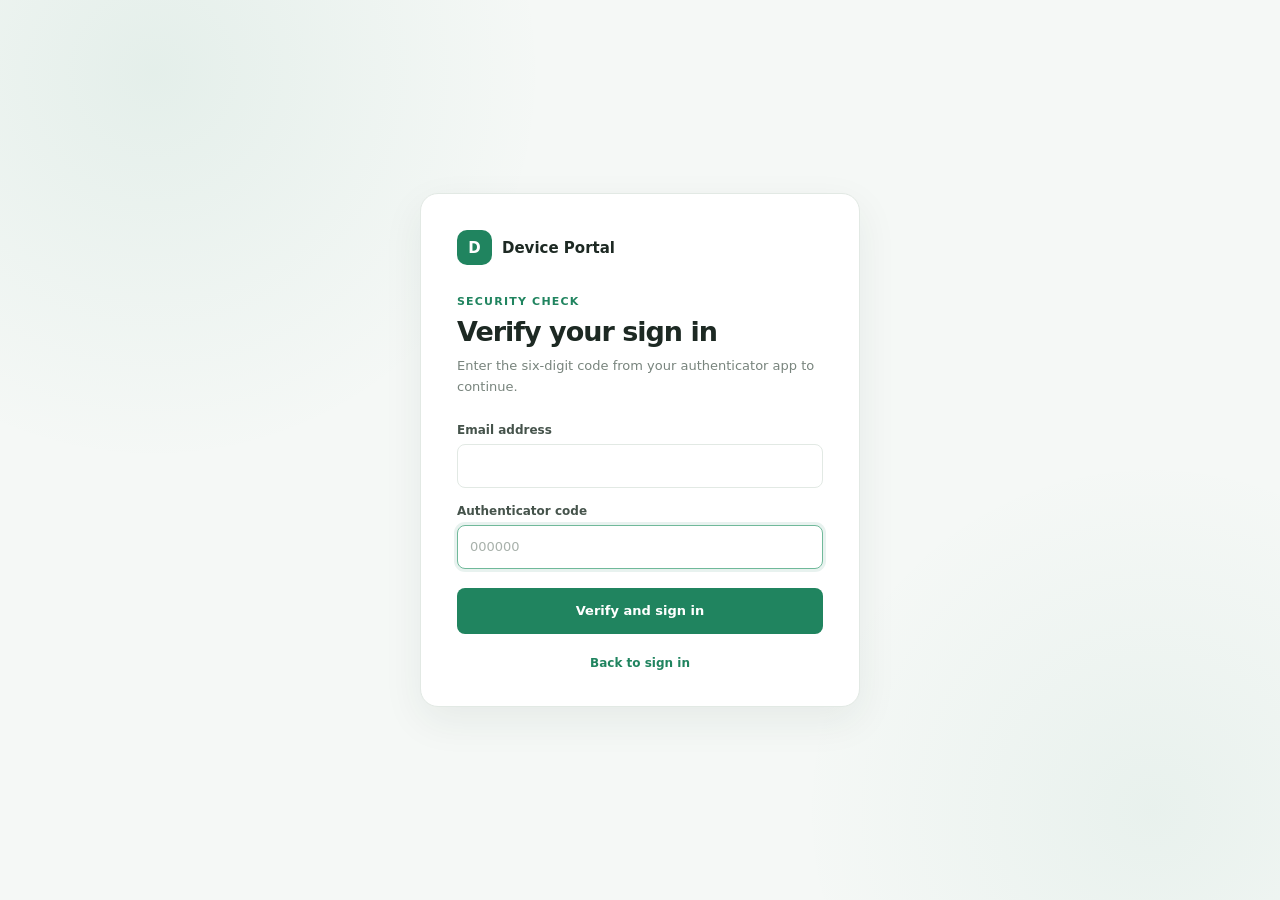
<file: static/twofa_verify.html>
<!DOCTYPE html>
<html lang="en">

<head>
    <meta charset="UTF-8">
    <meta name="viewport" content="width=device-width, initial-scale=1.0">
    <title>Verify sign in | Device Portal</title>
    <link rel="stylesheet" href="/static/css/app.css?v=20261117a">
    <script src="/static/js/twofa-verify.js" defer></script>
</head>

<body class="auth-body">
    <main class="auth-card">
        <a href="/" class="brand">
            <span class="brand-logo">D</span>
            <span>Device Portal</span>
        </a>

        <p class="eyebrow">Security check</p>
        <h1>Verify your sign in</h1>
        <p class="description">Enter the six-digit code from your authenticator app to continue.</p>

        <form id="twofa-verify-form" novalidate>
            <div class="form-group">
                <label for="twofa-email">Email address</label>
                <input type="email" id="twofa-email" name="email" autocomplete="username" required>
            </div>

            <div class="form-group">
                <label for="twofa-code">Authenticator code</label>
                <input type="text" id="twofa-code" name="code" inputmode="numeric" pattern="[0-9]{6}" maxlength="6" autocomplete="one-time-code" placeholder="000000" required autofocus>
            </div>

            <div id="message" class="message" role="alert"></div>
            <button type="submit" class="submit-button" id="submit-button">Verify and sign in</button>
        </form>

        <p class="footer"><a href="/signin">Back to sign in</a></p>
    </main>
</body>

</html>
</file>
<file: static/css/app.css>
/* =========================================================
   Device Portal – shared theme (index, signin, signup, dashboard)
   ========================================================= */

:root {
  --primary: #20845f;
  --primary-dark: #176b4c;
  --primary-soft: #eaf5ef;
  --background: #f5f8f6;
  --surface: #ffffff;
  --text: #1d2923;
  --text-soft: #45534b;
  --muted: #78847d;
  --border: #e2e9e4;
  --row-hover: #fafcfb;
  --danger: #b83e3e;
  --danger-soft: #fff0f0;
  --warn: #9a6a12;
  --warn-soft: #fdf3dc;
  --info: #25628f;
  --info-soft: #e8f1f8;
  --shadow: 0 14px 40px rgba(26, 54, 39, 0.07);
}

* {
  box-sizing: border-box;
  margin: 0;
  padding: 0;
}

body {
  min-height: 100vh;
  background:
    radial-gradient(circle at 12% 8%, rgba(32, 132, 95, 0.08), transparent 28%),
    radial-gradient(
      circle at 90% 90%,
      rgba(32, 132, 95, 0.06),
      transparent 25%
    ),
    var(--background);
  background-attachment: fixed;
  color: var(--text);
  font-family:
    Inter,
    system-ui,
    -apple-system,
    BlinkMacSystemFont,
    "Segoe UI",
    sans-serif;
  -webkit-font-smoothing: antialiased;
}

a {
  color: inherit;
}

.hidden {
  display: none !important;
}

/* ---------- Brand & site header ---------- */

.brand {
  display: flex;
  align-items: center;
  gap: 10px;
  font-size: 15px;
  font-weight: 750;
  text-decoration: none;
}

.brand-logo {
  width: 35px;
  height: 35px;
  display: grid;
  place-items: center;
  border-radius: 10px;
  background: var(--primary);
  color: #fff;
  font-weight: 800;
}

.site-header {
  background: rgba(255, 255, 255, 0.85);
  backdrop-filter: blur(8px);
  border-bottom: 1px solid var(--border);
  position: sticky;
  top: 0;
  z-index: 20;
}

.header-inner {
  max-width: 1200px;
  height: 66px;
  margin: 0 auto;
  padding: 0 24px;
  display: flex;
  align-items: center;
  justify-content: space-between;
  gap: 16px;
}

.header-right {
  display: flex;
  align-items: center;
  gap: 12px;
}

.user-chip {
  display: flex;
  align-items: center;
  gap: 9px;
  font-size: 13px;
  font-weight: 650;
}

.avatar {
  flex: none;
  width: 34px;
  height: 34px;
  display: grid;
  place-items: center;
  border-radius: 50%;
  background: var(--primary-soft);
  color: var(--primary-dark);
  font-size: 11px;
  font-weight: 750;
}

.avatar.sm {
  width: 30px;
  height: 30px;
}

/* log-row avatar tints */
.av-0 {
  background: #eaf5ef;
  color: #176b4c;
}
.av-1 {
  background: #e8f1f8;
  color: #25628f;
}
.av-2 {
  background: #f1ecfa;
  color: #5a45a0;
}
.av-3 {
  background: #fdf3dc;
  color: #9a6a12;
}
.av-4 {
  background: #fdebea;
  color: #a8423f;
}
.av-5 {
  background: #e9f3f2;
  color: #1f6b66;
}

/* ---------- Buttons ---------- */

.btn {
  display: inline-flex;
  align-items: center;
  justify-content: center;
  min-height: 36px;
  padding: 0 15px;
  border: 1px solid var(--border);
  border-radius: 8px;
  background: var(--surface);
  color: var(--text-soft);
  font: inherit;
  font-size: 12px;
  font-weight: 700;
  text-decoration: none;
  cursor: pointer;
  transition:
    background 0.15s,
    border-color 0.15s;
}

.btn:hover {
  background: var(--background);
}

.btn-primary {
  border-color: var(--primary);
  background: var(--primary);
  color: #fff;
}

.btn-primary:hover {
  background: var(--primary-dark);
}

.btn-lg {
  min-height: 44px;
  padding: 0 22px;
  font-size: 13px;
}

.btn-sm {
  min-height: 32px;
  padding: 0 11px;
}

.btn-approve {
  border-color: transparent;
  background: var(--primary-soft);
  color: var(--primary-dark);
}

.btn-approve:hover {
  background: #d9eee3;
}

.btn-reject {
  border-color: transparent;
  background: var(--danger-soft);
  color: var(--danger);
}

.btn-reject:hover {
  background: #fde0e0;
}

/* ---------- Role badge (used on every page title) ---------- */

.role-badge {
  display: inline-flex;
  align-items: center;
  gap: 4px;
  padding: 2px 7px;
  border: 1px solid currentColor;
  border-radius: 5px;
  background: transparent;
  color: var(--text-soft);
  font-size: 10px;
  font-weight: 650;
  letter-spacing: 0.1px;
  text-transform: capitalize;
  white-space: nowrap;
  vertical-align: middle;
  line-height: 1.35;
}

.role-badge::before {
  content: "";
  width: 4px;
  height: 4px;
  border-radius: 50%;
  background: currentColor;
}

.role-badge.admin {
  color: var(--primary-dark);
}
.role-badge.supervisor {
  color: var(--info);
}
.role-badge.developer {
  color: #5a45a0;
}
.role-badge.pending {
  color: var(--warn);
}

h1 .role-badge {
  margin-left: 10px;
  position: relative;
  top: -3px;
}

/* ---------- Typography ---------- */

.eyebrow {
  margin-bottom: 8px;
  color: var(--primary);
  font-size: 11px;
  font-weight: 750;
  letter-spacing: 1.2px;
  text-transform: uppercase;
}

h1 {
  font-size: 26px;
  letter-spacing: -0.9px;
}

.subtitle,
.description {
  color: var(--muted);
  font-size: 13px;
  line-height: 1.6;
}

.muted {
  color: var(--muted);
}

/* =========================================================
   Landing page
   ========================================================= */

.hero {
  max-width: 720px;
  margin: 0 auto;
  padding: 96px 24px 56px;
  text-align: center;
}

.hero h1 {
  font-size: clamp(32px, 5vw, 50px);
  letter-spacing: -1.8px;
  line-height: 1.1;
  margin-bottom: 18px;
}

.hero h1 .role-badge {
  top: -6px;
  font-size: 12px;
}

.hero .subtitle {
  max-width: 540px;
  margin: 0 auto 30px;
  font-size: 15px;
  line-height: 1.7;
}

.hero-actions {
  display: flex;
  justify-content: center;
  gap: 10px;
  flex-wrap: wrap;
}

.features {
  max-width: 960px;
  margin: 0 auto;
  padding: 0 24px 80px;
  display: grid;
  grid-template-columns: repeat(3, 1fr);
  gap: 14px;
}

.feature {
  padding: 22px;
  background: var(--surface);
  border: 1px solid var(--border);
  border-radius: 14px;
}

.feature span {
  display: block;
  margin-bottom: 14px;
  color: var(--primary);
  font-size: 11px;
  font-weight: 800;
  letter-spacing: 1.2px;
}

.feature h3 {
  margin-bottom: 7px;
  font-size: 15px;
  letter-spacing: -0.3px;
}

.feature p {
  color: var(--muted);
  font-size: 13px;
  line-height: 1.6;
}

/* =========================================================
   Auth pages
   ========================================================= */

.auth-body {
  display: grid;
  place-items: center;
  padding: 24px;
}

.auth-card {
  width: 100%;
  max-width: 440px;
  padding: 36px;
  background: var(--surface);
  border: 1px solid var(--border);
  border-radius: 18px;
  box-shadow: var(--shadow);
}

.auth-card.wide {
  max-width: 520px;
}

.auth-card .brand {
  margin-bottom: 30px;
}

.auth-card h1 {
  font-size: 27px;
  letter-spacing: -1px;
}

.auth-card .description {
  margin: 9px 0 25px;
}

form {
  display: grid;
  gap: 16px;
}

.form-row {
  display: grid;
  grid-template-columns: 1fr 1fr;
  gap: 13px;
}

.form-group {
  display: grid;
  gap: 7px;
}

label {
  color: var(--text-soft);
  font-size: 12px;
  font-weight: 650;
}

input,
select,
textarea {
  width: 100%;
  min-height: 44px;
  padding: 11px 12px;
  border: 1px solid var(--border);
  border-radius: 8px;
  outline: none;
  background: #fff;
  color: var(--text);
  font: inherit;
  font-size: 13px;
  transition:
    border-color 0.15s,
    box-shadow 0.15s;
}

textarea {
  min-height: 85px;
  resize: vertical;
}

input::placeholder,
textarea::placeholder {
  color: #a8b1ab;
}

input:focus,
select:focus,
textarea:focus {
  border-color: #70b99a;
  box-shadow: 0 0 0 3px rgba(32, 132, 95, 0.1);
}

.password-wrapper {
  position: relative;
}

.password-wrapper input {
  padding-right: 65px;
}

.toggle-password {
  position: absolute;
  top: 50%;
  right: 12px;
  transform: translateY(-50%);
  border: none;
  background: transparent;
  color: var(--primary);
  cursor: pointer;
  font-size: 11px;
  font-weight: 700;
}

.submit-button {
  min-height: 46px;
  margin-top: 3px;
  border: none;
  border-radius: 8px;
  background: var(--primary);
  color: #fff;
  cursor: pointer;
  font: inherit;
  font-size: 13px;
  font-weight: 750;
  transition: background 0.15s;
}

.submit-button:hover {
  background: var(--primary-dark);
}

.submit-button:disabled {
  opacity: 0.65;
  cursor: wait;
}

.message {
  display: none;
  padding: 11px 12px;
  border-radius: 8px;
  font-size: 12px;
  line-height: 1.5;
}

.message.show {
  display: block;
}

.message.error {
  color: var(--danger);
  background: var(--danger-soft);
}

.message.success {
  color: var(--primary-dark);
  background: var(--primary-soft);
}

.footer {
  margin-top: 22px;
  color: var(--muted);
  font-size: 12px;
  text-align: center;
}

.footer a {
  color: var(--primary);
  font-weight: 700;
  text-decoration: none;
}

.footer a:hover {
  text-decoration: underline;
}

.role-hint {
  display: flex;
  align-items: center;
  gap: 8px;
  margin-top: 12px;
  color: var(--muted);
  font-size: 12px;
}

/* =========================================================
   Dashboard
   ========================================================= */

.tabs-bar {
  background: var(--surface);
  border-bottom: 1px solid var(--border);
}

.tabs {
  max-width: 1200px;
  margin: 0 auto;
  padding: 0 24px;
  display: flex;
  gap: 26px;
}

.tab {
  position: relative;
  padding: 14px 0;
  color: var(--muted);
  font-size: 13px;
  font-weight: 650;
  text-decoration: none;
  transition: color 0.15s;
}

.tab:hover {
  color: var(--text);
}

.tab.active {
  color: var(--primary);
}

.tab.active::after {
  content: "";
  position: absolute;
  left: 0;
  right: 0;
  bottom: -1px;
  height: 2px;
  border-radius: 2px;
  background: var(--primary);
}

.container {
  max-width: 1200px;
  margin: 0 auto;
  padding: 32px 24px 70px;
}

.panel-heading {
  display: flex;
  align-items: flex-end;
  justify-content: space-between;
  gap: 15px;
  margin-bottom: 22px;
}

.page-note {
  padding: 60px 20px;
  text-align: center;
  color: var(--muted);
  font-size: 13px;
}

.page-note.error,
.empty.error {
  color: var(--danger);
}

.stats {
  display: grid;
  grid-template-columns: repeat(auto-fit, minmax(170px, 1fr));
  gap: 14px;
  margin-bottom: 20px;
}

.stat-card {
  padding: 18px 20px;
  background: var(--surface);
  border: 1px solid var(--border);
  border-radius: 14px;
}

.stat-card p {
  margin-bottom: 8px;
  color: var(--muted);
  font-size: 12px;
  font-weight: 600;
}

.stat-card h2 {
  font-size: 26px;
  letter-spacing: -0.8px;
}

.card {
  overflow: hidden;
  background: var(--surface);
  border: 1px solid var(--border);
  border-radius: 14px;
  box-shadow: var(--shadow);
}

.profile-grid {
  display: grid;
  grid-template-columns: repeat(2, minmax(0, 1fr));
  gap: 20px;
}

.profile-card {
  padding: 24px;
}

.card-heading {
  margin-bottom: 22px;
}

.card-heading h2 {
  font-size: 17px;
  letter-spacing: -0.3px;
}

.card-heading p {
  margin-top: 5px;
  color: var(--muted);
  font-size: 13px;
  line-height: 1.5;
}

.form-actions {
  display: flex;
  justify-content: flex-end;
}

.copy-field {
  display: flex;
  gap: 8px;
}

.copy-field input {
  min-width: 0;
}

.security-status {
  display: inline-flex;
  align-items: center;
  gap: 6px;
  color: var(--primary-dark);
  font-size: 13px;
  font-weight: 700;
}

.security-status::before {
  content: "";
  width: 8px;
  height: 8px;
  border-radius: 50%;
  background: var(--primary);
}

.twofa-qr {
  display: flex;
  justify-content: center;
  margin: 18px 0;
}

.twofa-qr img,
.twofa-qr canvas {
  width: 180px;
  height: 180px;
  padding: 10px;
  border: 1px solid var(--border);
  border-radius: 10px;
  background: #fff;
}

.toolbar {
  display: flex;
  flex-wrap: wrap;
  align-items: flex-end;
  gap: 12px;
  padding: 16px 20px;
  border-bottom: 1px solid var(--border);
}

.toolbar .field {
  display: grid;
  gap: 6px;
}

.toolbar .field.grow {
  flex: 1;
  min-width: 200px;
}

.toolbar label {
  font-size: 11px;
}

.toolbar input,
.toolbar select {
  min-height: 38px;
  padding: 0 11px;
}

.count {
  margin-left: auto;
  align-self: center;
  color: var(--muted);
  font-size: 12px;
  font-weight: 650;
}

.segmented {
  display: inline-flex;
  padding: 3px;
  gap: 2px;
  background: var(--background);
  border: 1px solid var(--border);
  border-radius: 9px;
}

.segmented button {
  min-height: 30px;
  padding: 0 13px;
  border: none;
  border-radius: 7px;
  background: transparent;
  color: var(--muted);
  font: inherit;
  font-size: 12px;
  font-weight: 650;
  cursor: pointer;
}

.segmented button.active {
  background: var(--surface);
  color: var(--text);
  box-shadow: 0 1px 3px rgba(26, 54, 39, 0.1);
}

/* ---------- Table (join requests) ---------- */

.table-wrapper {
  overflow: auto;
}

table {
  width: 100%;
  min-width: 760px;
  border-collapse: collapse;
  text-align: left;
}

th,
td {
  padding: 14px 20px;
  border-bottom: 1px solid #eef2ef;
  font-size: 13px;
  vertical-align: middle;
}

tbody tr:last-child td {
  border-bottom: none;
}

tbody tr:hover td {
  background: var(--row-hover);
}

th {
  background: var(--row-hover);
  color: var(--muted);
  font-size: 11px;
  font-weight: 700;
  letter-spacing: 0.5px;
  text-transform: uppercase;
}

.note {
  max-width: 240px;
  line-height: 1.5;
  overflow-wrap: anywhere;
}

.status {
  display: inline-block;
  padding: 4px 10px;
  border-radius: 20px;
  font-size: 11px;
  font-weight: 700;
  text-transform: capitalize;
}

.status.pending {
  color: var(--warn);
  background: var(--warn-soft);
}
.status.approved {
  color: var(--primary-dark);
  background: var(--primary-soft);
}
.status.rejected {
  color: var(--danger);
  background: var(--danger-soft);
}

.actions {
  display: flex;
  gap: 8px;
}

/* ---------- Login history timeline ---------- */

.timeline {
  max-height: 580px;
  overflow-y: auto;
}

.day-head {
  position: sticky;
  top: 0;
  z-index: 1;
  display: flex;
  align-items: baseline;
  justify-content: space-between;
  padding: 10px 20px;
  background: var(--row-hover);
  border-top: 1px solid var(--border);
  border-bottom: 1px solid var(--border);
  font-size: 12px;
  color: var(--muted);
}

.day-group:first-child .day-head {
  border-top: none;
}

.day-head strong {
  margin-right: 8px;
  color: var(--text);
  font-size: 13px;
}

.log-row {
  display: grid;
  grid-template-columns: 34px 1fr auto 96px;
  align-items: center;
  gap: 14px;
  padding: 12px 20px;
  border-bottom: 1px solid #eef2ef;
}

.log-row:hover {
  background: var(--row-hover);
}

.log-main {
  display: flex;
  flex-wrap: wrap;
  align-items: center;
  gap: 4px 10px;
  min-width: 0;
}

.link-btn {
  border: none;
  background: none;
  color: var(--text);
  font: inherit;
  font-size: 13px;
  font-weight: 700;
  cursor: pointer;
}

.link-btn:hover {
  color: var(--primary);
  text-decoration: underline;
}

.chip {
  padding: 4px 9px;
  border: 1px solid var(--border);
  border-radius: 6px;
  background: var(--background);
  color: var(--text-soft);
  font-family: ui-monospace, SFMono-Regular, Menlo, Consolas, monospace;
  font-size: 12px;
  cursor: pointer;
}

.chip:hover {
  border-color: #70b99a;
  color: var(--primary-dark);
}

.tag-new {
  padding: 2px 8px;
  border-radius: 999px;
  background: var(--warn-soft);
  color: var(--warn);
  font-size: 10px;
  font-weight: 750;
  letter-spacing: 0.3px;
  text-transform: uppercase;
}

.log-time {
  display: grid;
  text-align: right;
  font-variant-numeric: tabular-nums;
}

.log-time strong {
  font-size: 13px;
}

.log-time span {
  color: var(--muted);
  font-size: 11px;
}

.empty {
  padding: 56px 20px;
  text-align: center;
  color: var(--muted);
  font-size: 13px;
}

/* ---------- Toast ---------- */

.toast {
  position: fixed;
  right: 20px;
  bottom: 20px;
  max-width: 320px;
  padding: 12px 16px;
  border-radius: 10px;
  background: var(--text);
  color: #fff;
  font-size: 13px;
  box-shadow: 0 12px 30px rgba(0, 0, 0, 0.18);
  opacity: 0;
  transform: translateY(8px);
  pointer-events: none;
  transition:
    opacity 0.2s,
    transform 0.2s;
}

.toast.show {
  opacity: 1;
  transform: translateY(0);
}

.toast.error {
  background: var(--danger);
}

/* ---------- Responsive ---------- */

@media (max-width: 700px) {
  .header-inner,
  .tabs {
    padding: 0 16px;
  }

  .tabs {
    overflow-x: auto;
  }

  .tab {
    white-space: nowrap;
  }

  .container {
    padding: 24px 14px 50px;
  }

  .hero {
    padding-top: 60px;
  }

  .features {
    grid-template-columns: 1fr;
  }

  .user-name {
    display: none;
  }

  .panel-heading {
    align-items: flex-start;
  }

  .profile-grid {
    grid-template-columns: 1fr;
  }

  .log-row {
    grid-template-columns: 34px 1fr 84px;
  }

  .log-row .chip {
    grid-column: 2;
    justify-self: start;
  }

  .log-row .log-time {
    grid-column: 3;
    grid-row: 1;
  }
}

@media (max-width: 520px) {
  .auth-card {
    padding: 27px 21px;
  }

  .form-row {
    grid-template-columns: 1fr;
  }
}

/* ---------- Person cell (join requests) ---------- */

.person {
  display: flex;
  flex-wrap: wrap;
  align-items: center;
  gap: 4px 8px;
}

.person-name {
  font-size: 13px;
  font-weight: 700;
}

.sub {
  display: block;
  margin-bottom: 4px;
  color: var(--muted);
  font-size: 11px;
}

/* ---------- Site nav ---------- */

.site-nav {
  display: flex;
  gap: 4px;
  margin-right: auto;
  margin-left: 28px;
}

.nav-link {
  padding: 7px 12px;
  border-radius: 8px;
  color: var(--muted);
  font-size: 13px;
  font-weight: 650;
  text-decoration: none;
  transition:
    background 0.15s,
    color 0.15s;
}

.nav-link:hover {
  background: var(--background);
  color: var(--text);
}

.nav-link.active {
  background: var(--primary-soft);
  color: var(--primary-dark);
}

/* ---------- Devices ---------- */

.pill {
  display: inline-block;
  padding: 4px 10px;
  border-radius: 999px;
  background: var(--background);
  color: var(--text-soft);
  font-size: 11px;
  font-weight: 700;
  text-transform: capitalize;
}

.pill.ok {
  background: var(--primary-soft);
  color: var(--primary-dark);
}
.pill.info {
  background: var(--info-soft);
  color: var(--info);
}
.pill.warn {
  background: var(--warn-soft);
  color: var(--warn);
}
.pill.bad {
  background: var(--danger-soft);
  color: var(--danger);
}

.device-name {
  font-size: 13px;
  font-weight: 700;
}

.device-sub {
  margin-top: 2px;
  color: var(--muted);
  font-size: 12px;
}

.spec-list {
  display: flex;
  flex-wrap: wrap;
  gap: 6px;
}

.spec {
  padding: 3px 8px;
  border: 1px solid var(--border);
  border-radius: 6px;
  background: var(--background);
  color: var(--text-soft);
  font-size: 11px;
  font-variant-numeric: tabular-nums;
}

@media (max-width: 700px) {
  .site-nav {
    margin-left: 12px;
  }
}

/* ---------- Modal ---------- */

.heading-actions {
  display: flex;
  gap: 10px;
}

.modal {
  width: min(560px, calc(100% - 32px));
  max-height: calc(100vh - 32px);
  margin: auto;
  padding: 0;
  overflow-y: auto;
  border: 1px solid var(--border);
  border-radius: 18px;
  background: var(--surface);
  color: var(--text);
  box-shadow: 0 30px 80px rgba(26, 54, 39, 0.25);
}

.modal::backdrop {
  background: rgba(29, 41, 35, 0.45);
  backdrop-filter: blur(2px);
}

.modal form {
  padding: 26px;
  gap: 14px;
}

.modal-head {
  display: flex;
  align-items: flex-start;
  justify-content: space-between;
  gap: 12px;
}

.modal-head h2 {
  font-size: 20px;
  letter-spacing: -0.6px;
}

.icon-btn {
  padding: 0 8px;
  border: none;
  border-radius: 6px;
  background: transparent;
  color: var(--muted);
  font-size: 24px;
  line-height: 1.3;
  cursor: pointer;
}

.icon-btn:hover {
  background: var(--background);
  color: var(--text);
}

.modal-actions {
  display: flex;
  justify-content: flex-end;
  gap: 10px;
  margin-top: 4px;
}

.form-row.three {
  grid-template-columns: repeat(3, 1fr);
}

@media (max-width: 520px) {
  .form-row.three {
    grid-template-columns: 1fr;
  }

  .heading-actions {
    flex-direction: column;
  }
}

/* ---------- Device requests ---------- */

.segmented.full {
  display: flex;
}

.segmented.full button {
  flex: 1;
}

.route-hint {
  padding: 10px 12px;
  border-radius: 8px;
  background: var(--primary-soft);
  color: var(--primary-dark);
  font-size: 12px;
  line-height: 1.5;
}

.approvals {
  display: grid;
  gap: 8px;
}

.approval {
  display: flex;
  align-items: flex-start;
  gap: 9px;
  font-size: 12px;
}

.approval .dot {
  flex: none;
  width: 8px;
  height: 8px;
  margin-top: 5px;
  border-radius: 50%;
  background: #cfd8d2;
}

.approval.ok .dot {
  background: var(--primary);
}
.approval.warn .dot {
  background: #d9a53b;
}
.approval.bad .dot {
  background: var(--danger);
}

/* ---------- Request dialog: device picker ---------- */

.picker {
  max-height: 230px;
  overflow-y: auto;
  border: 1px solid var(--border);
  border-radius: 10px;
}

.pick {
  display: flex;
  align-items: flex-start;
  gap: 12px;
  padding: 12px 14px;
  border-bottom: 1px solid #eef2ef;
  cursor: pointer;
}

.pick:last-child {
  border-bottom: none;
}

.pick:hover {
  background: var(--row-hover);
}

.pick:has(input:checked) {
  background: var(--primary-soft);
}

.pick input {
  flex: none;
  width: auto;
  min-height: 0;
  margin-top: 3px;
  accent-color: var(--primary);
}

.picker .empty {
  padding: 28px 16px;
}

.field-help {
  color: var(--muted);
  font-size: 11px;
}

.remark {
  margin-top: 2px;
  font-style: italic;
  overflow-wrap: anywhere;
}

/* ---------- Approvals ---------- */

.btn-danger {
  border-color: var(--danger);
  background: var(--danger);
  color: #fff;
}

.btn-danger:hover {
  background: #9f3333;
}

.summary {
  padding: 14px 16px;
  border: 1px solid var(--border);
  border-radius: 10px;
  background: var(--row-hover);
  font-size: 13px;
}

.section-label {
  margin-bottom: 12px;
  color: var(--primary);
  font-size: 11px;
  font-weight: 750;
  letter-spacing: 1.1px;
  text-transform: uppercase;
}

/* ---------- Google sign-in & join-request page ---------- */

.google-btn {
  display: flex;
  align-items: center;
  justify-content: center;
  gap: 10px;
  min-height: 46px;
  border: 1px solid var(--border);
  border-radius: 8px;
  background: #fff;
  color: var(--text);
  font-size: 13px;
  font-weight: 700;
  text-decoration: none;
  transition:
    background 0.15s,
    border-color 0.15s;
}

.google-btn:hover {
  background: var(--background);
  border-color: #cfd9d3;
}

.divider {
  display: flex;
  align-items: center;
  gap: 12px;
  margin: 18px 0;
  color: var(--muted);
  font-size: 11px;
  font-weight: 700;
  letter-spacing: 0.8px;
  text-transform: uppercase;
}

.divider::before,
.divider::after {
  content: "";
  flex: 1;
  height: 1px;
  background: var(--border);
}

.centered {
  margin-left: auto;
  margin-right: auto;
}

.state {
  display: grid;
  gap: 10px;
  justify-items: center;
  padding: 14px 0 6px;
  text-align: center;
}

.state-icon {
  width: 54px;
  height: 54px;
  display: grid;
  place-items: center;
  border-radius: 50%;
  background: var(--primary-soft);
  color: var(--primary);
  font-size: 24px;
  font-weight: 800;
}

.state-icon.bad {
  background: var(--danger-soft);
  color: var(--danger);
}

.state h2 {
  font-size: 19px;
  letter-spacing: -0.5px;
}

/* ---------- No-access message ---------- */

.no-access {
  display: grid;
  gap: 18px;
  justify-items: center;
}

.no-access p {
  font-size: 14px;
}

.state-icon.warn {
  background: var(--warn-soft);
  color: var(--warn);
}

/* ---------- Login history: sessions ---------- */

.session-pill {
  display: inline-flex;
  align-items: center;
  gap: 6px;
  padding: 3px 9px;
  border-radius: 999px;
  font-size: 10px;
  font-weight: 750;
  letter-spacing: 0.3px;
  text-transform: uppercase;
}

.session-pill.active {
  background: var(--primary-soft);
  color: var(--primary-dark);
}

.session-pill.active::before {
  content: "";
  width: 6px;
  height: 6px;
  border-radius: 50%;
  background: var(--primary);
  box-shadow: 0 0 0 0 rgba(32, 132, 95, 0.5);
  animation: session-pulse 1.8s infinite;
}

.session-pill.ended {
  background: var(--background);
  color: var(--muted);
  border: 1px solid var(--border);
}

.log-session {
  color: var(--muted);
  font-size: 11px;
  font-variant-numeric: tabular-nums;
}

@keyframes session-pulse {
  70% {
    box-shadow: 0 0 0 6px rgba(32, 132, 95, 0);
  }
  100% {
    box-shadow: 0 0 0 0 rgba(32, 132, 95, 0);
  }
}

/* ---------- Login history tree (day > user > sessions) ---------- */

.tree-row {
  display: flex;
  align-items: center;
  gap: 10px;
  cursor: pointer;
  user-select: none;
  outline: none;
  transition: background 0.15s;
}

.tree-row:focus-visible {
  box-shadow: inset 0 0 0 2px #70b99a;
}

.chev {
  flex: none;
  color: var(--muted);
  transition: transform 0.25s ease;
}

.tree-node.open > .tree-row .chev {
  transform: rotate(90deg);
}

.tree-meta {
  display: flex;
  align-items: center;
  gap: 8px;
  margin-left: auto;
  color: var(--muted);
  font-size: 12px;
  font-weight: 600;
  white-space: nowrap;
}

/* day level */

.node-day > .tree-row {
  position: sticky;
  top: 0;
  z-index: 2;
  padding: 12px 20px;
  background: var(--row-hover);
  border-top: 1px solid var(--border);
  border-bottom: 1px solid var(--border);
}

.node-day:first-child > .tree-row {
  border-top: none;
}

.node-day > .tree-row:hover {
  background: #f1f6f3;
}

.day-title {
  font-size: 12px;
  color: var(--muted);
}

.day-title strong {
  margin-right: 8px;
  color: var(--text);
  font-size: 13px;
}

/* user level */

.node-user > .tree-row {
  margin: 2px 0;
  padding: 9px 12px;
  border-radius: 10px;
}

.node-user > .tree-row:hover {
  background: var(--row-hover);
}

/* session (leaf) level */

.tree-leaf {
  display: flex;
  flex-wrap: wrap;
  align-items: center;
  gap: 6px 12px;
  padding: 9px 12px;
  border-radius: 8px;
}

.tree-leaf:hover {
  background: var(--row-hover);
}

.leaf-time {
  display: inline-flex;
  align-items: baseline;
  gap: 8px;
  font-variant-numeric: tabular-nums;
}

.leaf-time strong {
  font-size: 13px;
}

.leaf-time span {
  color: var(--muted);
  font-size: 11px;
}

.leaf-dot {
  flex: none;
  width: 9px;
  height: 9px;
  border-radius: 50%;
  background: var(--border);
}

.leaf-dot.active {
  background: var(--primary);
  animation: session-pulse 1.8s infinite;
}

.leaf-dot.ended {
  background: #9aa6a0;
}

/* collapsing: animate height with grid rows (no JS measuring) */

.tree-children {
  display: grid;
  grid-template-rows: 0fr;
  transition: grid-template-rows 0.32s ease;
}

.tree-node.open > .tree-children {
  grid-template-rows: 1fr;
}

.tree-inner {
  min-height: 0;
  overflow: hidden;
  padding-left: 22px;
}

.node-day > .tree-children > .tree-inner {
  margin-left: 27px;
  padding-top: 6px;
  padding-bottom: 8px;
}

.node-user > .tree-children > .tree-inner {
  margin-left: 20px;
  padding-bottom: 4px;
}

/* connector lines: each branch draws its own vertical segment and elbow */

.branch {
  --stub: 22px;
  position: relative;
}

.tree-leaf.branch {
  --stub: 19px;
}

.branch::before,
.branch::after {
  content: "";
  position: absolute;
  left: -22px;
  background: var(--border);
  border-radius: 2px;
  transition: transform 0.4s ease calc(var(--i, 0) * 40ms + 80ms);
}

.branch::before {
  top: 0;
  bottom: 0;
  width: 2px;
  transform: scaleY(0);
  transform-origin: top;
}

.branch:last-child::before {
  bottom: auto;
  height: calc(var(--stub) + 1px);
}

.branch::after {
  top: var(--stub);
  width: 16px;
  height: 2px;
  transform: scaleX(0);
  transform-origin: left;
}

.tree-node.open > .tree-children > .tree-inner > .branch::before {
  transform: scaleY(1);
}

.tree-node.open > .tree-children > .tree-inner > .branch::after {
  transform: scaleX(1);
}

/* children slide in one after another when a node opens */

.tree-node.open > .tree-children > .tree-inner > .branch {
  animation: tree-in 0.35s ease both;
  animation-delay: calc(var(--i, 0) * 40ms);
}

@keyframes tree-in {
  from {
    opacity: 0;
    transform: translateX(-8px);
  }
  to {
    opacity: 1;
    transform: none;
  }
}

@media (prefers-reduced-motion: reduce) {
  .tree-children,
  .chev,
  .branch::before,
  .branch::after {
    transition: none;
  }

  .tree-node.open > .tree-children > .tree-inner > .branch,
  .leaf-dot.active {
    animation: none;
  }
}

@media (max-width: 700px) {
  .tree-meta {
    display: none;
  }
}

/* ---------- Tree: request rows, steps and shared extras ---------- */

.node-request > .tree-row {
  flex-wrap: wrap;
  margin: 2px 0;
  padding: 9px 12px;
  border-radius: 10px;
}

.node-request > .tree-row:hover {
  background: var(--row-hover);
}

.tree-actions {
  display: flex;
  gap: 6px;
}

.tree-leaf.multi {
  align-items: flex-start;
}

.tree-leaf.multi .leaf-dot {
  margin-top: 5px;
}

.step,
.leaf-detail {
  flex: 1;
  min-width: 0;
}

.step-line {
  display: flex;
  flex-wrap: wrap;
  align-items: center;
  gap: 4px 8px;
  font-size: 13px;
}

.step-sub {
  margin-top: 2px;
  font-size: 11px;
}

.leaf-dot.ok {
  background: var(--primary);
}
.leaf-dot.bad {
  background: var(--danger);
}
.leaf-dot.warn {
  background: #d9a431;
}
.leaf-dot.info {
  background: #5b8fb9;
}

@media (max-width: 700px) {
  .node-request > .tree-row .tree-meta {
    display: flex;
    margin-left: auto;
  }

  .tree-actions {
    margin-left: auto;
  }
}
</file>
